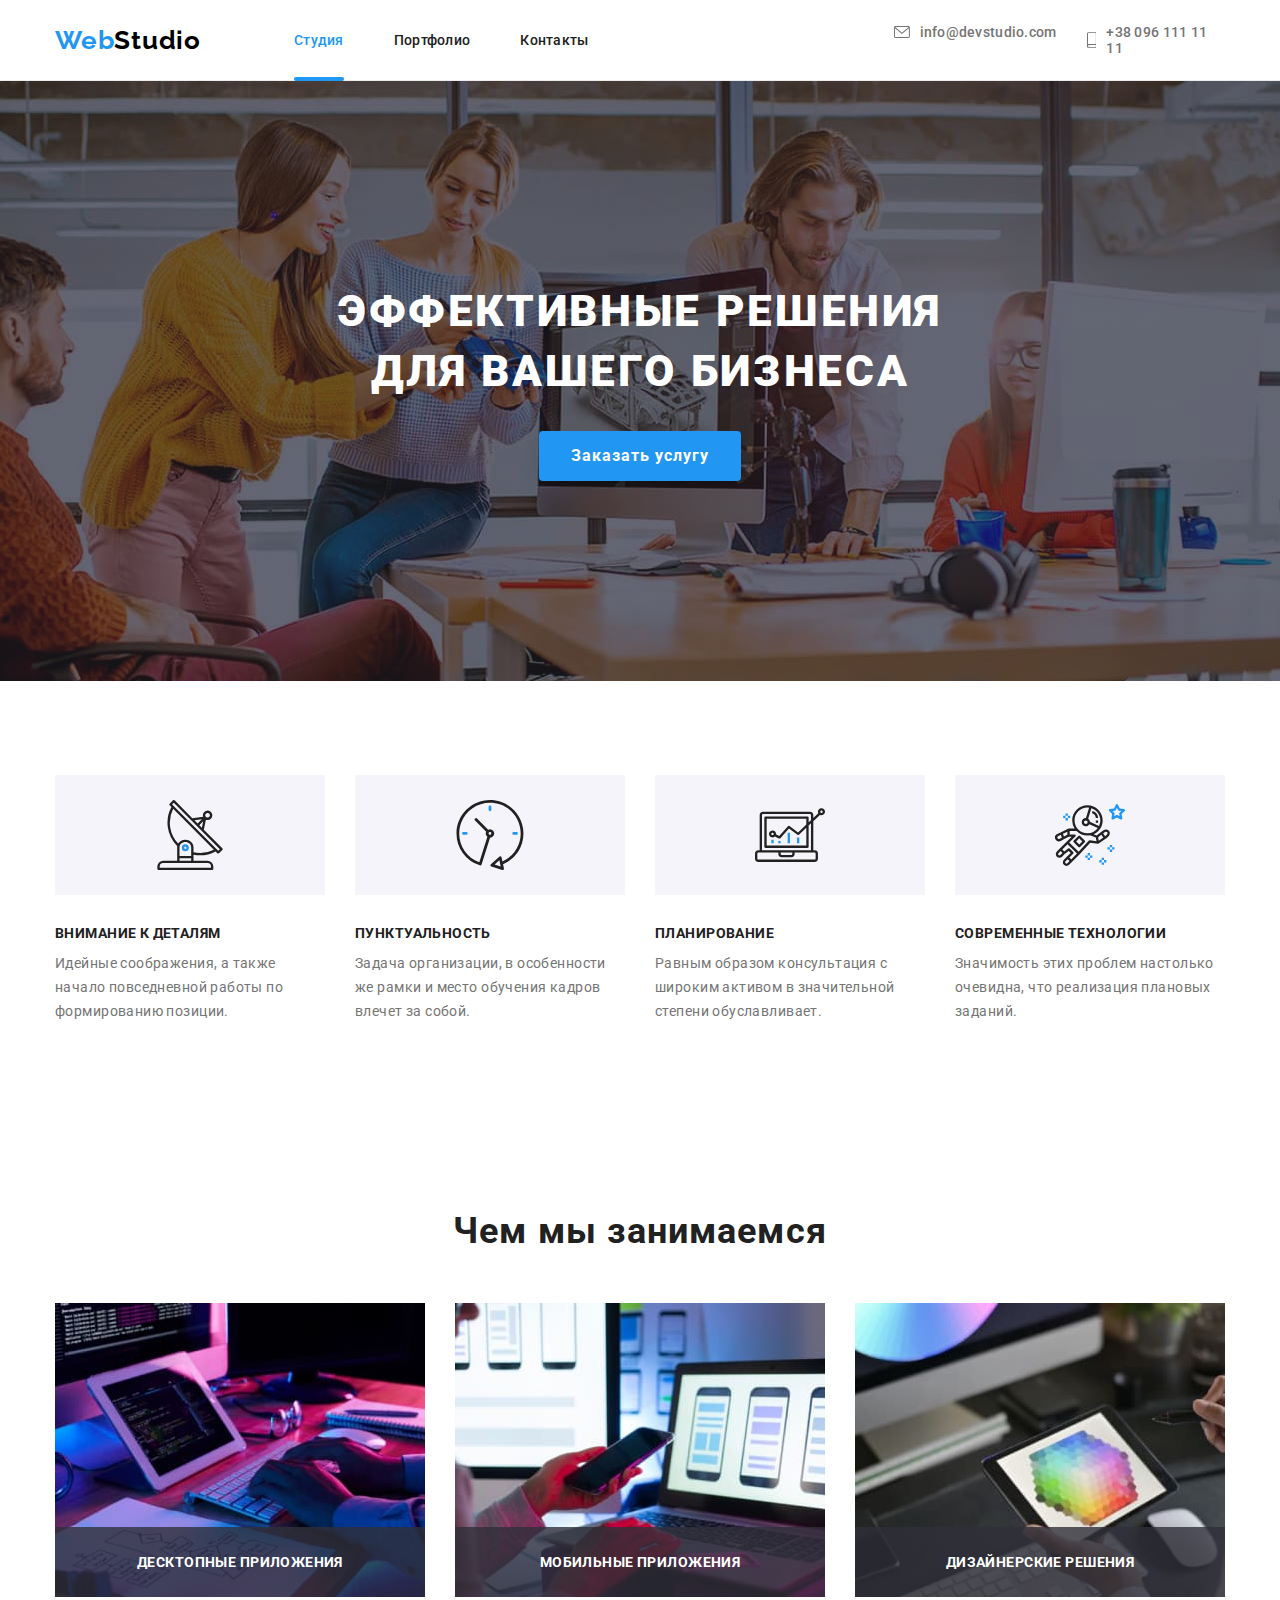
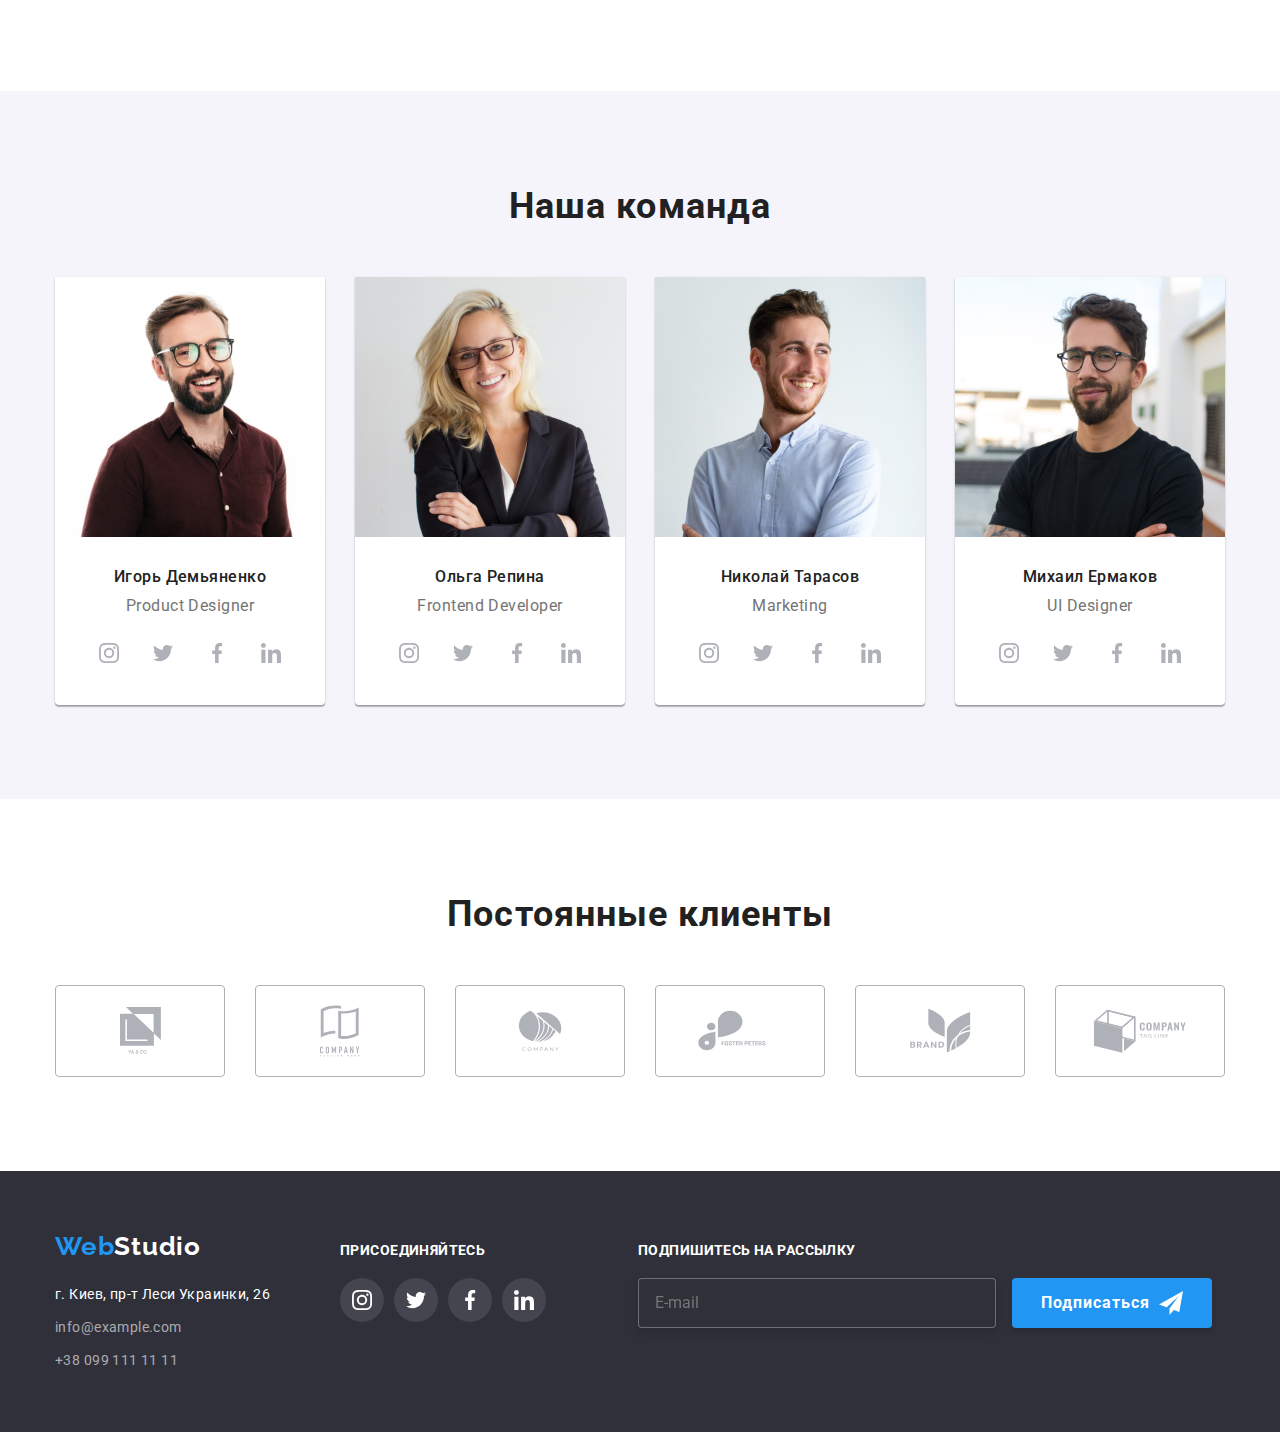
<file: index.html>
<!DOCTYPE html>
<html lang="ru">
<head>
    <meta charset="UTF-8">
    <meta http-equiv="X-UA-Compatible" content="IE=edge">
    <meta name="viewport" content="width=device-width, initial-scale=1.0">
    <title>Studio</title>
    <link rel="preconnect" href="https://fonts.gstatic.com">
    <link href="https://fonts.googleapis.com/css2?family=Raleway:wght@700&family=Roboto:wght@400;500;700;900&display=swap" rel="stylesheet">
    <link rel="stylesheet" href="https://cdnjs.cloudflare.com/ajax/libs/modern-normalize/1.0.0/modern-normalize.css" type="text/css">
    <link rel="stylesheet" href="./css/styles.css">
</head>
    <body class="body">
        <!--Шапка сайта-->
        <header class="header">
        <div class="header-div container">                 
            <a class="logo" href="/"><span class="logo-word-color">Web</span>Studio</a>
            <nav class="navigation">
                <ul class="list">
                    <li class="navigation-list">
                        <a class="nav-list-item link current" href="index.html">Студия</a></li>
                    <li class="navigation-list">
                        <a class="nav-list-item link" href="portfolio.html">Портфолио</a></li>
                    <li class="navigation-list">
                        <a class="nav-list-item link" href="">Контакты</a></li>
                </ul>
            </nav>
            <ul class="list " >
                <li class="header-contacts">
                    <a class="contact-links" href="mailto:info@devstudio.com">
                        <svg class="contacts-icons-top" width="16" height="12">
                            <use href="./images/icons.svg#mail"></use>
                        </svg>
                    info@devstudio.com
                    </a>
                </li>
                <li class="header-contacts">
                    <a class="contact-links" href="tel:+380961111111">
                        <svg class="contacts-icons-top" width="10" height="16">
                            <use href="./images/icons.svg#smartphone"></use>
                        </svg>
                    +38 096 111 11 11
                    </a>
                </li>
            </ul>
        </div>
        </header>
        <main>
            <!--Герой-->
            <section class="studio-h1-section hero" >
                <div class="container">
                <h1 class="main-title">Эффективные решения для вашего бизнеса</h1>
                <button data-modal-open class="button-studio" type="button">Заказать услугу</button>
                </div>
            </section>
            <!--Преимущества-->
            <section class="section">
                <div class="container">
                <ul class="list advanteges">
                    <li class="advanges-list-items">
                        <div class="advanges-list-items-icons">
                            <svg width="70" height="70">
                                <use href="./images/icons.svg#antenna"></use>
                            </svg>
                        </div>
                        <h3 class="advanteges-h3">Внимание к деталям</h3>
                        <p class="advanteges-paragraphs">Идейные соображения, а также начало повседневной работы по формированию позиции.</p>
                    </li>
                    <li class="advanges-list-items">
                        <div class="advanges-list-items-icons">
                            <svg width="70" height="70">
                                <use href="./images/icons.svg#clock"></use>
                            </svg>
                        </div>
                        <h3 class="advanteges-h3">Пунктуальность</h3>
                        <p class="advanteges-paragraphs">Задача организации, в особенности же рамки и место обучения кадров влечет за собой.</p>
                    </li>
                    <li class="advanges-list-items">
                        <div class="advanges-list-items-icons">
                            <svg width="70" height="70">
                                <use href="./images/icons.svg#diagram"></use>
                            </svg>
                        </div>
                        <h3 class="advanteges-h3">Планирование</h3>
                        <p class="advanteges-paragraphs">Равным образом консультация с широким активом в значительной степени обуславливает.</p>
                    </li>
                    <li class="advanges-list-items">
                        <div class="advanges-list-items-icons">
                            <svg width="70" height="70">
                                <use href="./images/icons.svg#astronaut"></use>
                            </svg>
                        </div>
                        <h3 class="advanteges-h3">Современные технологии</h3>
                        <p class="advanteges-paragraphs">Значимость этих проблем настолько очевидна, что реализация плановых заданий.</p>
                    </li>
                </ul>
                </div>
            </section>
            <!--Работа-->
            <section class="what-we-do section">
                <div class="container">
                <h2 class="what-we-do-h2">Чем мы занимаемся</h2>
                <ul class="list">
                    <li class="what-we-do-images">
                        <div class="what-we-do-img-div">
                            <img src="./images/img1.jpg" alt="Работа за компьютером" width="370" height="294" />
                            <div class="what-we-do-overlay">
                                <p class="what-we-do-overlay-text">Десктопные приложения</p>
                            </div>
                        </div>
                    </li>
                    <li class="what-we-do-images">
                        <div class="what-we-do-img-div">
                            <img src="./images/img2.jpg" alt="Телефон в руке" width="370" />
                            <div class="what-we-do-overlay">
                                <p class="what-we-do-overlay-text">Мобильные приложения</p>
                            </div>
                        </div>
                    </li>
                    <li class="what-we-do-images">
                        <div class="what-we-do-img-div">
                            <img src="./images/img3.jpg" alt="Планшет в руке" width="370" />
                            <div class="what-we-do-overlay">
                                <p class="what-we-do-overlay-text">Дизайнерские Решения</p>
                            </div>
                        </div>
                    </li>
                </ul>
                </div>
            </section>
            <!--Команда-->
            <section class="our-team section">
                <div class="container">
                <h2 class="our-team-h2">Наша команда</h2>
                <ul class="list">
                    <li class="team-list">
                        <img src="./images/img4.jpg" alt=":Igor Demyanenko" width="270" />
                        <div class="team-cards-text">
                        <h3 class="team-names">Игорь Демьяненко</h3>
                        <p class="team-paragraphs">Product Designer</p>
                        <ul class="list team-social-links-list">
                            <li class="team-social-links-icons">
                                <a class="team-social-icons-link" href="" target="_blank" rel="noopenerer noreferrer">
                                    <svg class="team-social-icons" width="20" height="20">
                                        <use href="./images/icons.svg#instagram"></use>
                                    </svg>
                                </a>
                            </li>
                            <li class="team-social-links-icons">
                                <a class="team-social-icons-link" href="" target="_blank" rel="noopenerer noreferrer">
                                    <svg class="team-social-icons" width="20" height="20">
                                        <use href="./images/icons.svg#twitter"></use>
                                    </svg>
                                </a>
                            </li>
                            <li class="team-social-links-icons">
                                <a class="team-social-icons-link" href="" target="_blank" rel="noopenerer noreferrer">
                                    <svg class="team-social-icons" width="20" height="20">
                                        <use href="./images/icons.svg#facebook"></use>
                                    </svg>
                                </a>
                            </li>
                            <li class="team-social-links-icons">
                                <a class="team-social-icons-link" href="" target="_blank" rel="noopenerer noreferrer">
                                    <svg class="team-social-icons" width="20" height="20">
                                        <use href="./images/icons.svg#linkedin"></use>
                                    </svg>
                                </a>
                            </li>
                        </ul>
                        </div>
                    </li>
                    <li class="team-list">
                        <img src="./images/img5.jpg" alt=":Olga Repina" width="270" />
                        <div class="team-cards-text">
                        <h3 class="team-names">Ольга Репина</h3>
                        <p class="team-paragraphs">Frontend Developer</p>
                        <ul class="list team-social-links-list">
                            <li class="team-social-links-icons">
                                <a class="team-social-icons-link" href="" target="_blank" rel="noopenerer noreferrer">
                                    <svg class="team-social-icons" width="20" height="20">
                                        <use href="./images/icons.svg#instagram"></use>
                                    </svg>
                                </a>
                            </li>
                            <li class="team-social-links-icons">
                                <a class="team-social-icons-link" href="" target="_blank" rel="noopenerer noreferrer">
                                    <svg class="team-social-icons" width="20" height="20">
                                        <use href="./images/icons.svg#twitter"></use>
                                    </svg>
                                </a>
                            </li>
                            <li class="team-social-links-icons">
                                <a class="team-social-icons-link" href="" target="_blank" rel="noopenerer noreferrer">
                                    <svg class="team-social-icons" width="20" height="20">
                                        <use href="./images/icons.svg#facebook"></use>
                                    </svg>
                                </a>
                            </li>
                            <li class="team-social-links-icons">
                                <a class="team-social-icons-link" href="" target="_blank" rel="noopenerer noreferrer">
                                    <svg class="team-social-icons" width="20" height="20">
                                        <use href="./images/icons.svg#linkedin"></use>
                                    </svg>
                                </a>
                            </li>
                        </ul>
                        </div>
                    </li>
                    <li class="team-list">
                        <img src="./images/img6.jpg" alt="Nikolai Taraov" width="270" />
                        <div class="team-cards-text">
                        <h3 class="team-names">Николай Тарасов</h3>
                        <p class="team-paragraphs">Marketing</p>
                        <ul class="list team-social-links-list">
                            <li class="team-social-links-icons">
                                <a class="team-social-icons-link" href="" target="_blank" rel="noopenerer noreferrer">
                                    <svg class="team-social-icons" width="20" height="20">
                                        <use href="./images/icons.svg#instagram"></use>
                                    </svg>
                                </a>
                            </li>
                            <li class="team-social-links-icons">
                                <a class="team-social-icons-link" href="" target="_blank" rel="noopenerer noreferrer">
                                    <svg class="team-social-icons" width="20" height="20">
                                        <use href="./images/icons.svg#twitter"></use>
                                    </svg>
                                </a>
                            </li>
                            <li class="team-social-links-icons">
                                <a class="team-social-icons-link" href="" target="_blank" rel="noopenerer noreferrer">
                                    <svg class="team-social-icons" width="20" height="20">
                                        <use href="./images/icons.svg#facebook"></use>
                                    </svg>
                                </a>
                            </li>
                            <li class="team-social-links-icons">
                                <a class="team-social-icons-link" href="" target="_blank" rel="noopenerer noreferrer">
                                    <svg class="team-social-icons" width="20" height="20">
                                        <use href="./images/icons.svg#linkedin"></use>
                                    </svg>
                                </a>
                            </li>
                        </ul>
                        </div>
                    </li>
                    <li class="team-list">
                        <img src="./images/img7.jpg" alt="Mikhail Iermakov" width="270" />
                        <div class="team-cards-text">
                        <h3 class="team-names">Михаил Ермаков</h3>
                        <p class="team-paragraphs">UI Designer</p>
                        <ul class="list team-social-links-list">
                            <li class="team-social-links-icons">
                                <a class="team-social-icons-link" href="" target="_blank" rel="noopenerer noreferrer">
                                    <svg class="team-social-icons" width="20" height="20">
                                        <use href="./images/icons.svg#instagram"></use>
                                    </svg>
                                </a>
                            </li>
                            <li class="team-social-links-icons">
                                <a class="team-social-icons-link" href="" target="_blank" rel="noopenerer noreferrer">
                                    <svg class="team-social-icons" width="20" height="20">
                                        <use href="./images/icons.svg#twitter"></use>
                                    </svg>
                                </a>
                            </li>
                            <li class="team-social-links-icons">
                                <a class="team-social-icons-link" href="" target="_blank" rel="noopenerer noreferrer">
                                    <svg class="team-social-icons" width="20" height="20">
                                        <use href="./images/icons.svg#facebook"></use>
                                    </svg>
                                </a>
                            </li>
                            <li class="team-social-links-icons">
                                <a class="team-social-icons-link" href="" target="_blank" rel="noopenerer noreferrer">
                                    <svg class="team-social-icons" width="20" height="20">
                                        <use href="./images/icons.svg#linkedin"></use>
                                    </svg>
                                </a>
                            </li>
                        </ul>
                        </div>
                    </li>
                </ul>
                </div>
            </section>
            <!--Клиенты-->
            <section class="section our-clients-section">
                <div class="container">
                <h2 class="our-clients-h2">Постоянные клиенты</h2>
                <ul class="list our-clients-list">
                    <li class="our-clients-list-item">
                        <a class="our-clients-links" href="" target="_blank" rel="noopener noreferrer">
                            <svg class="our-clients-icons" width="41" height="47">
                                <use href="./images/icons.svg#group-1"></use>
                            </svg>
                        </a>
                    </li>
                    <li class="our-clients-list-item">
                        <a class="our-clients-links" href=""  target="_blank" rel="noopener noreferrer">
                            <svg class="our-clients-icons" width="40" height="52">
                                <use href="./images/icons.svg#group-2"></use>
                            </svg>
                        </a>
                    </li>
                    <li class="our-clients-list-item">
                        <a class="our-clients-links" href=""  target="_blank" rel="noopener noreferrer">
                            <svg class="our-clients-icons" width="44" height="41">
                                <use href="./images/icons.svg#group-3"></use>
                            </svg>
                        </a>
                    </li>
                    <li class="our-clients-list-item">
                        <a class="our-clients-links" href=""  target="_blank" rel="noopener noreferrer">
                            <svg class="our-clients-icons" width="86" height="41">
                                <use href="./images/icons.svg#group-4"></use>
                            </svg>
                        </a>
                    </li>
                    <li class="our-clients-list-item">
                        <a class="our-clients-links" href=""  target="_blank" rel="noopener noreferrer">
                            <svg class="our-clients-icons" width="63" height="45">
                                <use href="./images/icons.svg#group-5"></use>
                            </svg>
                        </a>
                    </li>
                    <li class="our-clients-list-item">
                        <a class="our-clients-links" href=""  target="_blank" rel="noopener noreferrer">
                            <svg class="our-clients-icons" width="94" height="44">
                                <use href="./images/icons.svg#group-6"></use>
                            </svg>
                        </a>
                    </li>
                </ul>
                </div>
            </section>
        </main>
        <!--Футер-->
        <footer class="footer">
            <div class="container footer-container">
            <address>
                <div class="footer-adress-container">
                    <a class="logo" href="/"><span class="logo-word-color">Web</span>Studio</a>
                <ul class="footer-list">
                    <li class="footer-list-elemet">
                        <a class="map-link" href="https://goo.gl/maps/t6CX7T1XGi5ZjcM69" target="_blank"
                            rel="noopener noreferrer">
                            г. Киев, пр-т Леси Украинки, 26
                        </a>
                    </li>
                    <li class="footer-list-elemet"><a class="footer-contact-links" href="mailto:info@example.com">info@example.com</a></li>
                    <li class="footer-list-elemet"><a class="footer-contact-links" href="tel:+380991111111">+38 099 111 11 11</a></li>
                </ul>
                </div>
            </address>
                <div>
                <h3 class="footer-social-links-h3">Присоединяйтесь</h3>
                <ul class="list footer-social-list">
                    <li class="footer-social-list-item">
                        <a class="footer-social-links" href="" target="_blank" rel="noopener noreferrer">
                            <svg class="footer-social-icons" width="20" height="20">
                                <use href="./images/icons.svg#instagram"></use>
                            </svg>
                        </a>
                    </li>
                    <li class="footer-social-list-item">
                        <a class="footer-social-links" href="" target="_blank" rel="noopener noreferrer">
                            <svg class="footer-social-icons" width="20" height="20">
                                <use href="./images/icons.svg#twitter"></use>
                            </svg>
                        </a>
                    </li>
                    <li class="footer-social-list-item">
                        <a class="footer-social-links" href="" target="_blank" rel="noopener noreferrer">
                            <svg class="footer-social-icons" width="20" height="20">
                                <use href="./images/icons.svg#facebook"></use>
                            </svg>
                        </a>
                    </li>
                    <li class="footer-social-list-item">
                        <a class="footer-social-links" href="" target="_blank" rel="noopener noreferrer">
                            <svg class="footer-social-icons" width="20" height="20">
                                <use href="./images/icons.svg#linkedin"></use>
                            </svg>
                        </a>
                    </li>
                </ul>
                </div>
                <div class="subscribe">
                    <label class="footer-social-links-h3">Подпишитесь на рассылку</label>
                    <input  class="subscribe-input" name="subscribe" type="email" placeholder="E-mail">
                    <button class="button-subscribe" type="submit">Подписаться
                        <svg class="subscribe-icon" width="24" height="24">
                            <use href="./images/icons.svg#subscribe-icon"></use>
                        </svg>
                    </button>

                </div>
            
            </div>
        </footer>
        <!-- Модальное Окно-->
        <div class="backdrop is-hidden" data-modal>
            <div class="modal-window">
                <h4 class="modal-window-text">Оставьте свои данные, мы вам перезвоним</h4>
                <div class="modal-window-form-div">
                    <form class="modal-window-form" action="#">
                        <label class="form-labes" for="name">Имя</label>
                            <div class="form-field">
                            <input class="form-input" name="name" type="text" id="name">
                                <svg class="modal-icon" width="12" height="12">
                                    <use href="./images/icons.svg#modal-name"></use>
                                </svg>
                            </div> 
                        <label class="form-labes" for="tel">Телефон</label>
                            <div class="form-field">
                            <input class="form-input" name="phone" type="tel" id="tel">
                                <svg class="modal-icon" width="13" height="13">
                                    <use href="./images/icons.svg#modal-tel"></use>
                                </svg>
                            </div> 
                        <label class="form-labes" for="mail">Почта</label>
                            <div class="form-field">
                            <input class="form-input" name="mail" type="email" id="mail">
                                <svg class="modal-icon" width="15" height="12">
                                    <use href="./images/icons.svg#modal-mail"></use>
                                </svg>
                            </div>
                        <div class="form-field">
                            <label class="form-labes" for="comments">Комментарий</label>
                            <textarea class="text-area" name="comments" id="comments" rows="10" placeholder="Введите текст"></textarea>
                        </div>
                        <div class="check-box-div">
                            <label class="check-box" for="checkbox">
                                <input class="input-check-box" type="checkbox" name="accept" id="checkbox" >
                                    <span class="custom-checkbox">
                                        <svg class="checkbox-icon" width="16" height="15">
                                            <use href="./images/icons.svg#checkbox-icon"></use>
                                        </svg>
                                    </span>
                                Соглашаюсь с рассылкой и принимаю 
                                <a class="modal-window-link" href=""> Условия договора</a>
                            </label>
                        </div>
                        <button class="button-submit" type="submit">Отправить</button>
                    </form>
                </div>
                <button data-modal-close class="button-close-modal" type="button">
                    <svg class="modal-close-icon" width="11" height="11">
                        <use href="./images/icons.svg#close-button"></use>
                    </svg>
                </button>
            </div>
        </div>
        <script src="./js/modal.js"></script>
    </body>
</html>
</file>
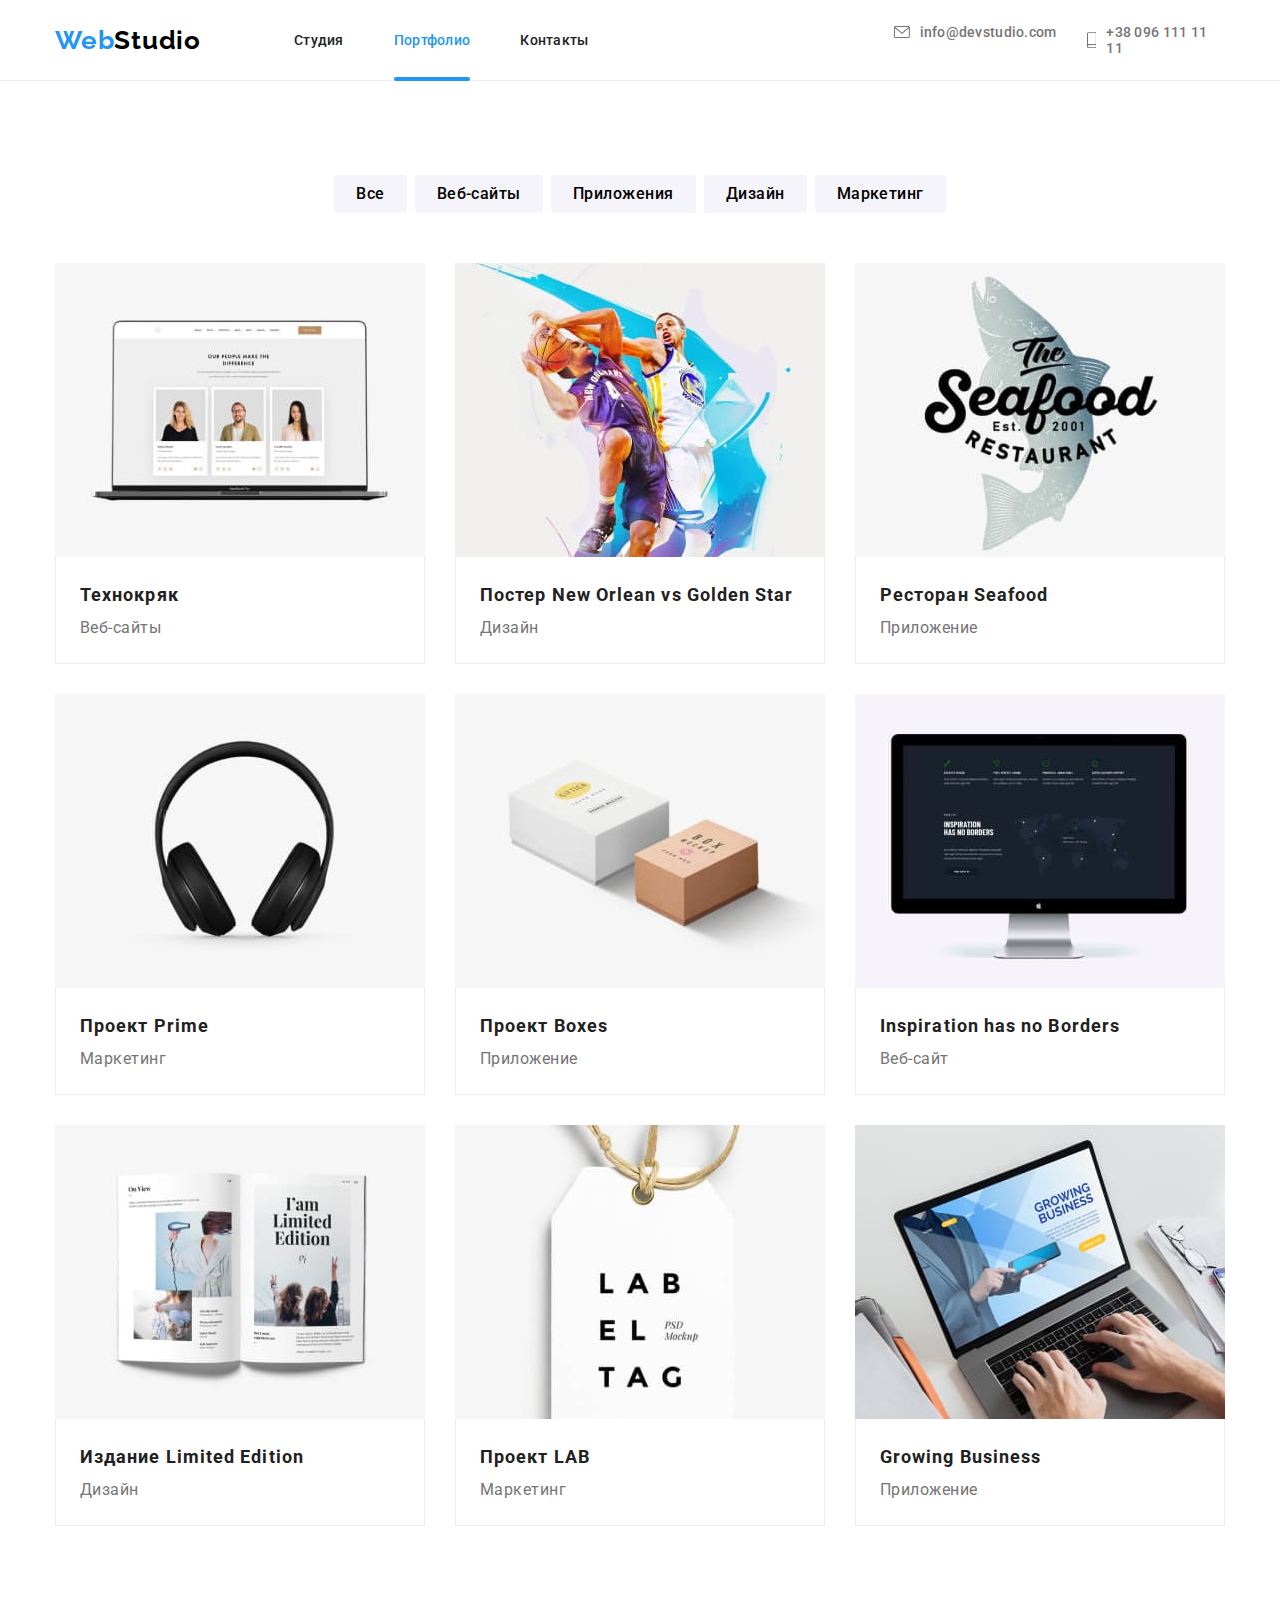
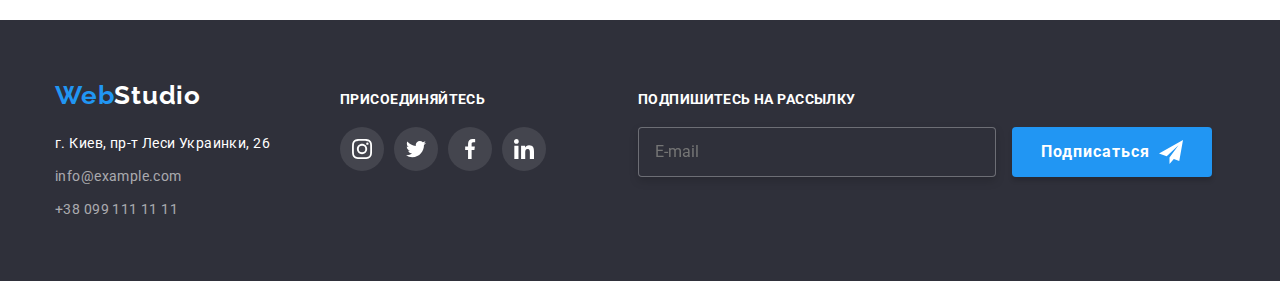
<file: portfolio.html>
<!DOCTYPE html>
<html lang="ru">
<head>
    <meta charset="UTF-8">
    <meta http-equiv="X-UA-Compatible" content="IE=edge">
    <meta name="viewport" content="width=device-width, initial-scale=1.0">
    <title>Portfolio</title>
    <link rel="preconnect" href="https://fonts.gstatic.com">
    <link href="https://fonts.googleapis.com/css2?family=Raleway:wght@700&family=Roboto:wght@400;500;700;900&display=swap" rel="stylesheet">
    <link rel="stylesheet" href=" https://cdnjs.cloudflare.com/ajax/libs/modern-normalize/1.0.0/modern-normalize.css" type="text/css">
    <link rel="stylesheet" href="./css/styles.css"> 
</head>
    <body class="body">
        <!--Шапка сайта-->
        <header class="header">
            <div class="header-div container">
                <a class="logo" href="/"><span class="logo-word-color">Web</span>Studio</a>
                <nav class="navigation">
                    <ul class="list">
                        <li class="navigation-list"><a class="nav-list-item link" href="index.html">Студия</a></li>
                        <li class="navigation-list"><a class="nav-list-item link current" href="portfolio.html">Портфолио</a></li>
                        <li class="navigation-list"><a class="nav-list-item link" href="">Контакты</a></li>
                    </ul>
                </nav>
                <ul class="list">
                    <li class="header-contacts">
                        <a class="contact-links" href="mailto:info@devstudio.com">
                            <svg class="contacts-icons-top" width="16" height="12">
                                <use href="./images/icons.svg#mail"></use>
                            </svg>
                            info@devstudio.com
                        </a>
                    </li>
                    <li class="header-contacts">
                        <a class="contact-links" href="tel:+380961111111">
                            <svg class="contacts-icons-top" width="10" height="16">
                                <use href="./images/icons.svg#smartphone"></use>
                            </svg>
                            +38 096 111 11 11
                        </a>
                    </li>
                </ul>
            </div>
        </header>
        <main>
            <!--Кнопки-->
            <section class="section">
                <div class="container">
                <h2 hidden>Фильтр</h2>
                <ul class="list portfolio-buttons-list">
                    <li class="filter-buttons"><button class="button-portfolio" type="button">Все</button></li>
                    <li class="filter-buttons"><button class="button-portfolio" type="button">Веб-сайты</button></li>
                    <li class="filter-buttons"><button class="button-portfolio" type="button">Приложения</button></li>
                    <li class="filter-buttons"><button class="button-portfolio" type="button">Дизайн</button></li>
                    <li class="filter-buttons"><button class="button-portfolio" type="button">Маркетинг</button></li>
                </ul>
                <h2 hidden>Примеры</h2>
                <ul class="list examples">
                    <li class="examples-list-elements" >
                        <div class="portfolio-overflow">
                            <img src="./images/img8.jpg" alt=":ноутбук" width="370" />
                            <div class="portfolio-overflow-hidden">
                                <p class="portfolio-overflow-text">Технокряк это современная площадка распространения коронавируса. Компании используют эту платформу для цифрового
                                шпионажа и атак на защищённые сервера конкурентов.</p>
                            </div>
                        </div>
                        <div class="examples-list-atributes">
                        <h3 class="examples-h3">Технокряк</h3>
                        <p class="examples-p">Веб-сайты</p>
                        </div>
                    </li>
                    <li class="examples-list-elements">
                        <div class="portfolio-overflow">
                            <img src="./images/img9.jpg" alt=":два баскетболиста" width="370" />
                            <div class="portfolio-overflow-hidden">
                                <p class="portfolio-overflow-text">Технокряк это современная площадка распространения коронавируса. Компании
                                    используют эту платформу для цифрового
                                    шпионажа и атак на защищённые сервера конкурентов.</p>
                            </div>
                        </div>
                        <div class="examples-list-atributes">
                        <h3 class="examples-h3">Постер New Orlean vs Golden Star</h3>
                        <p class="examples-p">Дизайн</p>
                        </div>
                    </li>
                    <li class="examples-list-elements">
                        <div class="portfolio-overflow">
                            <img src="./images/img10.jpg" alt="логотип ресторана" width="370" />
                            <div class="portfolio-overflow-hidden">
                                <p class="portfolio-overflow-text">Технокряк это современная площадка распространения коронавируса. Компании
                                    используют эту платформу для цифрового
                                    шпионажа и атак на защищённые сервера конкурентов.</p>
                            </div>
                        </div>
                        <div class="examples-list-atributes">
                        <h3 class="examples-h3">Ресторан Seafood</h3>
                        <p class="examples-p">Приложение</p>
                        </div>
                    </li>
                    <li class="examples-list-elements">
                        <div class="portfolio-overflow">
                            <img src="./images/img11.jpg" alt=":наушники " width="370" />
                            <div class="portfolio-overflow-hidden">
                                <p class="portfolio-overflow-text">Технокряк это современная площадка распространения коронавируса. Компании
                                    используют эту платформу для цифрового
                                    шпионажа и атак на защищённые сервера конкурентов.</p>
                            </div>
                        </div>
                        <div class="examples-list-atributes">
                        <h3 class="examples-h3">Проект Prime</h3>
                        <p class="examples-p">Маркетинг</p>
                        </div>
                    </li>
                    <li class="examples-list-elements">
                        <div class="portfolio-overflow">
                            <img src="./images/img12.jpg" alt=":две коробки" width="370" />
                            <div class="portfolio-overflow-hidden">
                                <p class="portfolio-overflow-text">Технокряк это современная площадка распространения коронавируса. Компании
                                    используют эту платформу для цифрового
                                    шпионажа и атак на защищённые сервера конкурентов.</p>
                            </div>
                        </div>
                        <div class="examples-list-atributes">
                        <h3 class="examples-h3">Проект Boxes</h3>
                        <p class="examples-p">Приложение</p>
                        </div>
                    </li>
                    <li class="examples-list-elements">
                        <div class="portfolio-overflow">
                            <img src="./images/img13.jpg" alt="монитор" width="370" />
                            <div class="portfolio-overflow-hidden">
                                <p class="portfolio-overflow-text">Технокряк это современная площадка распространения коронавируса. Компании
                                    используют эту платформу для цифрового
                                    шпионажа и атак на защищённые сервера конкурентов.</p>
                            </div>
                        </div>
                        <div class="examples-list-atributes">
                        <h3 class="examples-h3">Inspiration has no Borders</h3>
                        <p class="examples-p">Веб-сайт</p>
                        </div>
                    </li>
                    <li class="examples-list-elements">
                        <div class="portfolio-overflow">
                            <img src="./images/img14.jpg" alt=":открытая книга с изображениями" width="370" />
                            <div class="portfolio-overflow-hidden">
                                <p class="portfolio-overflow-text">Технокряк это современная площадка распространения коронавируса. Компании
                                    используют эту платформу для цифрового
                                    шпионажа и атак на защищённые сервера конкурентов.</p>
                            </div>
                        </div>
                        <div class="examples-list-atributes">
                        <h3 class="examples-h3">Издание Limited Edition</h3>
                        <p class="examples-p">Дизайн</p>
                        </div>
                    </li>
                    <li class="examples-list-elements">
                        <div class="portfolio-overflow">
                        <img src="./images/img15.jpg" alt=":бирка" width="370" />
                            <div class="portfolio-overflow-hidden">
                                <p class="portfolio-overflow-text">Технокряк это современная площадка распространения коронавируса. Компании
                                    используют эту платформу для цифрового
                                    шпионажа и атак на защищённые сервера конкурентов.</p>
                            </div>
                        </div>
                        <div class="examples-list-atributes">
                        <h3 class="examples-h3">Проект LAB</h3>
                        <p class="examples-p">Маркетинг</p>
                        </div>
                    </li>
                    <li class="examples-list-elements">
                        <div class="portfolio-overflow">
                        <img src="./images/img16.jpg" alt="руки на клавиатуре ноутбука" width="370" />
                            <div class="portfolio-overflow-hidden">
                                <p class="portfolio-overflow-text">Технокряк это современная площадка распространения коронавируса. Компании
                                    используют эту платформу для цифрового
                                    шпионажа и атак на защищённые сервера конкурентов.</p>
                            </div>
                        </div>
                        <div class="examples-list-atributes">
                        <h3 class="examples-h3">Growing Business</h3>
                        <p class="examples-p">Приложение</p>
                        </div>
                    </li>
                </ul>
                </div>
            </section>
        </main>
        <!--Футер-->
        <footer class="footer">
            <div class="container footer-container">
                <address>
                    <div class="footer-adress-container">
                        <a class="logo" href="/"><span class="logo-word-color">Web</span>Studio</a>
                        <ul class="footer-list">
                            <li class="footer-list-elemet">
                                <a class="map-link" href="https://goo.gl/maps/t6CX7T1XGi5ZjcM69" target="_blank"
                                    rel="noopener noreferrer">
                                    г. Киев, пр-т Леси Украинки, 26
                                </a>
                            </li>
                            <li class="footer-list-elemet"><a class="footer-contact-links"
                                    href="mailto:info@example.com">info@example.com</a></li>
                            <li class="footer-list-elemet"><a class="footer-contact-links" href="tel:+380991111111">+38 099 111
                                    11 11</a></li>
                        </ul>
                    </div>
                </address>
                <div>
                    <h3 class="footer-social-links-h3">Присоединяйтесь</h3>
                    <ul class="list footer-social-list">
                        <li class="footer-social-list-item">
                            <a class="footer-social-links" href="" target="_blank" rel="noopener noreferrer">
                                <svg class="footer-social-icons" width="20" height="20">
                                    <use href="./images/icons.svg#instagram"></use>
                                </svg>
                            </a>
                        </li>
                        <li class="footer-social-list-item">
                            <a class="footer-social-links" href="" target="_blank" rel="noopener noreferrer">
                                <svg class="footer-social-icons" width="20" height="20">
                                    <use href="./images/icons.svg#twitter"></use>
                                </svg>
                            </a>
                        </li>
                        <li class="footer-social-list-item">
                            <a class="footer-social-links" href="" target="_blank" rel="noopener noreferrer">
                                <svg class="footer-social-icons" width="20" height="20">
                                    <use href="./images/icons.svg#facebook"></use>
                                </svg>
                            </a>
                        </li>
                        <li class="footer-social-list-item">
                            <a class="footer-social-links" href="" target="_blank" rel="noopener noreferrer">
                                <svg class="footer-social-icons" width="20" height="20">
                                    <use href="./images/icons.svg#linkedin"></use>
                                </svg>
                            </a>
                        </li>
                    </ul>
                </div>
                <div class="subscribe">
                    <label class="footer-social-links-h3">Подпишитесь на рассылку</label>
                    <input class="subscribe-input" name="subscribe" type="email" placeholder="E-mail">
                    <button class="button-subscribe" type="submit">Подписаться
                        <svg class="subscribe-icon" width="24" height="24">
                            <use href="./images/icons.svg#subscribe-icon"></use>
                        </svg>
                    </button>
        
                </div>
        
            </div>
        </footer>
        
        </body>
        
        </html>
</file>
<file: css/styles.css>
:root {
  --footerlogo-collor: #ffffff;
  --main-text: Roboto;
  --logo-text: Raleway;
  --paragraphs-color: #757575;
  --background-color: #2f303a;
  --maintext-color: #212121;
  --hoverandfocus-color: #2196f3;
  --maintitle-color: #ffffff;
  --logoblueword-color: #2196f3;
  --currentpage-color: #2196f3;
  --footerbutton-color: #2196f3;
  --buttonsBG-color: #f5f4fa;
  --buttonwhitewords-color: #ffffff;
  --navigationborder-color: #ececec;
  --itemsmargin: 30px;
  --bottommarginelements: 50px;
  --backgroundwhite-color: #ffffff;
  --ourteambackground-color: #f5f4fa;
  --griditem: 3;
  --margincard: 30px;
  --porfolioborders: #eeeeee;
  --backgroundgradient-color: rgba(47, 48, 58, 0.4);
  --iconstop-color: #757575;
  --svgicons-color: #afb1b8;
  --focusicons-color: #ffffff;
  --clientsborder-color: #afb1b8;
  --clientsicon-color: #afb1b8;
  --footerh3text-color: #ffffff;
  --footersociallinks-color: #ffffff;
  --transformation: 250ms cubic-bezier(0.4, 0, 0.2, 1);
  --overlaytext0color: #ffffff;
  --modalwindowbg-color: #ffffff;
  --modalicons-color: #212121;
}
h1,
h2,
h3,
h4,
h5,
h6,
p {
  margin: 0px;
}
img {
  display: block;
  max-width: 100%;
  height: auto;
}

.container {
  width: 1200px;
  padding-left: 15px;
  padding-right: 15px;
  margin-left: auto;
  margin-right: auto;
}

.header-div {
  display: flex;
  align-items: center;
}

.header {
  border-bottom: 1px, solid, var(--navigationborder-color);
  background-color: var(--backgroundwhite-color);
  border-bottom: 1px solid var(--navigationborder-color);
}

.main-title {
  font-weight: 900;
  font-size: 44px;
  line-height: 60px;
  text-align: center;
  letter-spacing: 0.06em;
  text-transform: uppercase;
  color: var(--maintitle-color);
  max-width: 696px;
  margin-left: auto;
  margin-right: auto;
}

.studio-h1-section {
  background: var(--background-color);
  text-align: center;
  padding-top: 200px;
  padding-bottom: 280px;
}

.hero {
  max-width: 1600px;
  height: 600px;
  margin-left: auto;
  margin-right: auto;
  background-image: linear-gradient(
      var(--backgroundgradient-color),
      var(--backgroundgradient-color)
    ),
    url("../images/backgraund.jpg");
  background-repeat: no-repeat;
  background-position: center;
  background-size: cover;
}

.advanteges .advanges-list-items {
  flex-basis: calc((100% - 3 * var(--itemsmargin)) / 4);
}

.advanges-list-items:not(:last-child) {
  margin-right: var(--itemsmargin);
}

.advanteges-h3 {
  font-weight: bold;
  font-size: 14px;
  line-height: 16px;
  letter-spacing: 0.03em;
  text-transform: uppercase;
  color: var(--maintext-color);
  margin-bottom: 10px;
}

.advanges-list-items-icons {
  display: flex;
  height: 120px;
  background-color: var(--buttonsBG-color);
  margin-bottom: 30px;
  align-items: center;
  justify-content: center;
}

.advanteges-paragraphs {
  font-size: 14px;
  line-height: 24px;
  letter-spacing: 0.03em;
  color: var(--paragraphs-color);
}

.team-paragraphs {
  font-size: 16px;
  line-height: 19px;
  letter-spacing: 0.03em;
  color: var(--paragraphs-color);
  margin-top: 10px;
}

.team-cards-text {
  padding: 30px 32px;
  text-align: center;
}

.footer {
  background: var(--background-color);
  padding-top: 60px;
  padding-bottom: 60px;
}

.map-link {
  color: var(--footerlogo-collor);
  font-family: Roboto;
  font-style: normal;
  text-decoration: none;
  font-weight: normal;
  font-size: 14px;
  line-height: 24px;
  letter-spacing: 0.03em;
  transition: var(--transformation);
}

.map-link:focus,
.map-link:hover {
  color: var(--hoverandfocus-color);
}

body {
  font-family: Roboto, sans-serif;
  color: var(--maintext-color);
}

.logo {
  font-family: var(--logo-text);
  font-style: normal;
  font-weight: bold;
  font-size: 26px;
  line-height: 31px;
  letter-spacing: 0.03em;
  color: black;
  text-decoration: none;
  margin-right: 93px;
}

.logo-word-color {
  color: var(--logoblueword-color);
}

.link {
  color: var(--maintext-color);
}

.list {
  list-style: none;
  display: flex;
  padding: 0px;
  margin: 0px;
}

.footer-list {
  list-style-type: none;
  padding-left: 0px;
  margin-top: 20px;
  margin-bottom: 0px;
}

.footer-list-elemet:not(:last-child) {
  margin-bottom: 9px;
}

.footer-social-links-h3 {
  font-family: Roboto;
  font-style: normal;
  font-weight: bold;
  font-size: 14px;
  line-height: 16px;
  letter-spacing: 0.03em;
  text-transform: uppercase;
  color: var(--footerh3text-color);
  margin-bottom: 20px;
}

.footer-social-list {
  display: inline-flex;
}

.footer-social-list-item:not(:last-child) {
  margin-right: 10px;
}

.footer-social-links {
  display: flex;
  align-items: center;
  justify-content: center;
  width: 44px;
  height: 44px;
  border-radius: 50%;
  background: rgba(255, 255, 255, 0.1);
  transition: var(--transformation);
}

.footer-social-icons {
  fill: var(--footersociallinks-color);
}

.footer-social-links:hover,
.footer-social-links:focus {
  background-color: var(--hoverandfocus-color);
}

.footer-container {
  display: flex;
  align-items: baseline;
}

.footer-adress-container {
  margin-right: 70px;
}

.subscribe {
  margin-left: 92px;
}
.subscribe .footer-social-links-h3 {
  display: block;
}

.button-subscribe {
  display: inline-flex;
  align-items: center;
  justify-content: space-between;
  margin-left: 12px;
  min-width: 200px;
  padding: 10px 29px;
  background-color: var(--footerbutton-color);
  font-weight: bold;
  font-size: 16px;
  line-height: 30px;
  letter-spacing: 0.06em;
  color: var(--buttonwhitewords-color);
  border: none;
  box-shadow: 0px 4px 4px rgba(0, 0, 0, 0.15);
  border-radius: 4px;
  cursor: pointer;
}

.subscribe-input {
  padding: 15px 16px;
  width: 358px;
  height: 50px;
  background-color: var(--background-color);
  border: 1px solid rgba(255, 255, 255, 0.3);
  box-sizing: border-box;
  filter: drop-shadow(0px 4px 4px rgba(0, 0, 0, 0.15));
  border-radius: 4px;
  outline: none;
  color: var(--buttonwhitewords-color);
}

.list .navigation-list {
  font-weight: 500;
  font-size: 14px;
  line-height: 16px;
  letter-spacing: 0.02em;
  color: var(--maintext-color);
}

.navigation {
  display: flex;
}

.navigation-list {
  margin: auto;
}

.nav-list-item {
  display: inline-block;
  transition: var(--transformation);
  position: relative;
  padding-top: 32px;
  padding-bottom: 32px;
}

.header-contacts:hover,
.header-contacts:focus {
  color: var(--hoverandfocus-color);
}

.list .navigation-list:not(:last-child) {
  margin-right: 50px;
}
.list .header-contacts:not(:last-child) {
  margin-right: 30px;
}

.navigation .list {
  margin-right: 305px;
  /* padding: 32px 0px; */
}

.current {
  color: var(--currentpage-color);
}

.current::after {
  content: "";
  display: block;
  height: 4px;
  width: 100%;
  border-radius: 2px;
  background-color: var(--hoverandfocus-color);
  position: absolute;
  bottom: 0px;
  transform: translateY(1px);
}

.button {
  font-family: var(--main-text);
  cursor: pointer;
  color: var(--maintext-color);
  background-color: var(--buttonsBG-color);
  font-weight: 500;
  font-size: 16px;
  line-height: 26px;
  text-align: center;
  letter-spacing: 0.03em;
}

.button-studio {
  font-weight: 700;
  font-size: 16px;
  padding: 10px 32px;
  line-height: 30px;
  letter-spacing: 0.06em;
  color: var(--buttonwhitewords-color);
  background-color: var(--logoblueword-color);
  cursor: pointer;
  min-width: 200px;
  border-radius: 4px;
  box-shadow: 0px 4px 4px rgba(0, 0, 0, 0.15);
  border-style: unset;
  margin-top: var(--itemsmargin);
}

.button-portfolio {
  font-weight: 500;
  font-size: 16px;
  line-height: 26px;
  text-align: center;
  letter-spacing: 0.03em;
  background: var(--buttonsBG-color);
  border-radius: 4px;
  border-style: unset;
  padding: 6px 22px;
  transition: var(--transformation);
}

.button-portfolio:hover,
.button-portfolio:focus {
  color: var(--buttonwhitewords-color);
  background-color: var(--hoverandfocus-color);
  cursor: pointer;
  box-shadow: 0px 3px 1px rgba(0, 0, 0, 0.1), 0px 1px 2px rgba(0, 0, 0, 0.08),
    0px 2px 2px rgba(0, 0, 0, 0.12);
}

.portfolio-buttons-list {
  justify-content: center;
  padding-bottom: 16px;
  margin-bottom: 4px;
}

.filter-buttons {
  border-radius: 4px;
  border-style: unset;
  background-color: var(--buttonsBG-color);
}

.filter-buttons:not(:last-child) {
  margin-right: 8px;
}

.button:hover,
.button:focus {
  color: var(--buttonwhitewords-color);
  background-color: var(--hoverandfocus-color);
}

.what-we-do-h2 {
  font-weight: bold;
  font-size: 36px;
  line-height: 1.16;
  text-align: center;
  letter-spacing: 0.03em;
  color: var(--maintext-color);
  margin-bottom: var(--bottommarginelements);
}

.what-we-do-img-div {
  position: relative;
}

.what-we-do-overlay {
  position: absolute;
  display: inline-flex;
  align-items: center;
  width: 100%;
  height: 70px;
  background: rgba(47, 48, 58, 0.8);
  bottom: 0px;
}

.what-we-do-overlay-text {
  font-weight: bold;
  font-size: 14px;
  line-height: 16px;
  text-align: center;
  letter-spacing: 0.03em;
  text-transform: uppercase;
  color: var(--overlaytext0color);
  margin-right: auto;
  margin-left: auto;
}

.what-we-do-images:not(:last-child) {
  margin-right: var(--itemsmargin);
}

.contact-links {
  display: flex;
  align-items: center;
  font-weight: 500;
  font-size: 14px;
  line-height: 16px;
  letter-spacing: 0.02em;
  color: var(--paragraphs-color);
  list-style-type: none;
  transition: var(--transformation);
}

.footer-contact-links {
  font-style: normal;
  font-weight: normal;
  font-size: 14px;
  line-height: 24px;
  letter-spacing: 0.03em;
  color: rgba(255, 255, 255, 0.6);
  text-decoration: none;
  list-style-type: none;
  transition: var(--transformation);
}

.link,
.contact-links {
  text-decoration: none;
}

.link:hover,
.link:focus {
  color: var(--hoverandfocus-color);
}

.contact-links:focus,
.contact-links:hover,
.footer-contact-links:hover,
.footer-contact-links:focus {
  color: var(--hoverandfocus-color);
}

.contact-links:hover .contacts-icons-top,
.contact-links:focus .contacts-icons-top {
  fill: var(--hoverandfocus-color);
}
.contacts-icons-top {
  fill: var(--iconstop-color);
  margin-right: 10px;
  font-size: 20px;
  transition: var(--transformation);
}

.examples-h3 {
  font-weight: bold;
  font-size: 18px;
  line-height: 36px;
  letter-spacing: 0.06em;
}
.examples-p {
  font-weight: normal;
  font-size: 16px;
  line-height: 30px;
  letter-spacing: 0.03em;
  color: var(--paragraphs-color);
}

.footer .logo {
  color: var(--footerlogo-collor);
  margin-top: 60px;
  margin-right: 0px;
}

.our-team-h2 {
  font-weight: bold;
  font-size: 36px;
  line-height: 42px;
  text-align: center;
  letter-spacing: 0.03em;
  color: var(--maintext-color);
  margin-bottom: var(--bottommarginelements);
}

.our-team {
  background-color: var(--ourteambackground-color);
}

.team-names {
  font-weight: 500;
  font-size: 16px;
  line-height: 19px;
  text-align: center;
  letter-spacing: 0.03em;
  color: var(--maintext-color);
}

.team-list:not(:last-child) {
  margin-right: var(--itemsmargin);
}

.team-list {
  background-color: var(--maintitle-color);
  text-align: center;
  box-shadow: 0px 1px 3px rgba(0, 0, 0, 0.12), 0px 1px 1px rgba(0, 0, 0, 0.14),
    0px 2px 1px rgba(0, 0, 0, 0.2);
  border-radius: 0px 0px 4px 4px;
}

.team-social-links-list {
  margin-top: 16px;
  justify-content: center;
}

.team-social-icons {
  fill: var(--svgicons-color);
  transition: var(--transformation);
}

.team-social-icons-link {
  display: flex;
  width: 44px;
  height: 44px;
  justify-content: center;
  align-items: center;
  border-radius: 50%;
  transition: var(--transformation);
}

.team-social-icons-link:hover,
.team-social-icons-link:focus {
  border-radius: 50%;
  background-color: var(--hoverandfocus-color);
}

.team-social-icons-link:hover .team-social-icons,
.team-social-icons-link:focus .team-social-icons {
  fill: var(--focusicons-color);
}

.team-social-links-icons:not(:last-child) {
  margin-right: 10px;
}

.section {
  padding-top: 94px;
  padding-bottom: 94px;
}

.our-clients-h2 {
  font-weight: bold;
  font-size: 36px;
  line-height: 42px;
  text-align: center;
  letter-spacing: 0.03em;
  color: var(--maintext-color);
  text-align: center;
}

.our-clients-list {
  display: flex;
  justify-content: center;
  align-items: center;
  margin-top: 50px;
}

.our-clients-list-item:not(:last-child) {
  margin-right: 30px;
}

.our-clients-links {
  display: flex;
  justify-content: center;
  align-items: center;
  border: 1px;
  border-style: solid;
  border-radius: 4px;
  border-color: var(--clientsborder-color);
  width: 170px;
  height: 92px;
  transition: var(--transformation);
}

.our-clients-icons {
  fill: var(--clientsicon-color);
  transition: var(--transformation);
}

.our-clients-links:hover,
.our-clients-links:focus {
  border-color: var(--hoverandfocus-color);
}

.our-clients-links:hover .our-clients-icons,
.our-clients-links:focus .our-clients-icons {
  fill: var(--hoverandfocus-color);
}

.examples-list-elements {
  margin-left: var(--margincard);
  margin-top: var(--margincard);
  flex-basis: calc((100% - 3 * var(--margincard)) / 3);
  transition: var(--transformation);
}

.examples-list-elements:hover,
.examples-list-elements:focus {
  box-shadow: 0px 1px 1px rgba(0, 0, 0, 0.12), 0px 4px 4px rgba(0, 0, 0, 0.06),
    1px 4px 6px rgba(0, 0, 0, 0.16);
  cursor: pointer;
}

.examples {
  display: flex;
  flex-wrap: wrap;
  margin-left: calc(-1 * var(--margincard));
}

.examples-list-atributes {
  padding: 20px 24px;
  border-right: 1px solid var(--porfolioborders);
  border-bottom: 1px solid var(--porfolioborders);
  border-left: 1px solid var(--porfolioborders);
}

.portfolio-overflow-text {
  font-weight: normal;
  font-size: 18px;
  line-height: 28px;
  letter-spacing: 0.03em;
  color: var(--overlaytext0color);
}

.portfolio-overflow {
  position: relative;
  overflow: hidden;
}

.portfolio-overflow-hidden {
  position: absolute;
  width: 100%;
  height: 100%;
  background: rgba(33, 150, 243, 0.9);
  bottom: 0px;
  padding: 63px 24px;
  /* opacity: 0; */
  transform: translateY(100%);
  transition: var(--transformation);
}

.examples-list-elements:focus .portfolio-overflow-hidden,
.examples-list-elements:hover .portfolio-overflow-hidden {
  transform: translateY(0);
}

.backdrop {
  position: fixed;
  top: 0;
  left: 0;
  width: 100%;
  height: 100%;
  background-color: rgba(0, 0, 0, 0.2);
  transition: var(--transformation);
}

.backdrop.is-hidden {
  visibility: hidden;
  opacity: 0;
  pointer-events: none;
  transition: var(--transformation);
}

.backdrop.is-hidden .modal-window {
  visibility: hidden;
  opacity: 0;
  pointer-events: none;
  top: 50%;
  left: 50%;
  transition: var(--transformation);
  transform: translate(-50%, -50%) scale(0.5);
}

.modal-window {
  position: absolute;
  min-width: 528px;
  min-height: 581px;
  top: 50%;
  left: 50%;
  transform: translate(-50%, -50%) scale(1);
  background: var(--modalwindowbg-color);
  box-shadow: 0px 1px 3px rgba(0, 0, 0, 0.12), 0px 1px 1px rgba(0, 0, 0, 0.14),
    0px 2px 1px rgba(0, 0, 0, 0.2);
  border-radius: 4px;
  transition: var(--transformation);
}

.button-close-modal {
  position: fixed;
  top: 8px;
  right: 8px;
  width: 30px;
  height: 30px;
  border-radius: 50%;
  border: 1px;
  border-style: solid;
  border-color: rgba(0, 0, 0, 0.1);
  background-color: var(--backgroundwhite-color);
}

.modal-close-icon {
  fill: #000000;
}

.button-close-modal:hover .modal-close-icon,
.button-close-modal:focus .modal-close-icon {
  fill: var(--hoverandfocus-color);
}

.button-close-modal:hover,
.button-close-modal:focus {
  cursor: pointer;
}

.form-labes {
  display: flex;
  margin-bottom: 4px;
  margin-top: 10px;
  font-weight: normal;
  font-size: 12px;
  line-height: 14px;
  letter-spacing: 0.01em;
  color: var(--paragraphs-color);
}

.form-input {
  padding: 11px 12px 11px 42px;
  width: 100%;
  height: 40px;
  border: 1px solid rgba(33, 33, 33, 0.2);
  border-radius: 4px;
  transition: var(--transformation);
  outline: none;
}

.form-input:focus {
  border: 1px solid var(--hoverandfocus-color);
}

.form-input:focus + .modal-icon {
  fill: var(--hoverandfocus-color);
}

.form-field {
  position: relative;
}

.modal-icon {
  position: absolute;
  top: 50%;
  left: 12px;
  display: inline-block;
  transform: translateY(-50%);
  transition: var(--transformation);
  fill: var(--modalicons-color);
}

.text-area {
  padding: 12px 16px;
  margin-bottom: 20px;
  width: 100%;
  height: 120px;
  border: 1px solid rgba(33, 33, 33, 0.2);
  transition: var(--transformation);
  border-radius: 4px;
  resize: none;
  outline: none;
}

.text-area:focus {
  border: 1px solid var(--hoverandfocus-color);
}

.modal-window-form-div {
  margin: 12px 0px 20px 0px;
  display: block;
  text-align: center;
}

.modal-window-text {
  text-align: center;
  font-weight: bold;
  font-size: 20px;
  line-height: 23px;
  text-align: center;
  letter-spacing: 0.03em;
  color: var(--maintext-color);
}

.modal-window {
  padding: 40px;
}

textarea::placeholder {
  font-weight: normal;
  font-size: 12px;
  line-height: 14px;
  letter-spacing: 0.01em;
  color: rgba(117, 117, 117, 0.5);
}

.button-submit {
  min-width: 200px;
  height: 50px;
  margin-top: 30px;
  background: var(--hoverandfocus-color);
  box-shadow: 0px 4px 4px rgba(0, 0, 0, 0.15);
  border-radius: 4px;
  cursor: pointer;
  border-style: unset;
  font-weight: bold;
  font-size: 16px;
  line-height: 30px;
  text-align: center;
  letter-spacing: 0.06em;
  color: var(--buttonwhitewords-color);
}

.modal-window-checkbox-text {
  margin-left: 8px;
  font-weight: normal;
  font-size: 14px;
  line-height: 24px;
  letter-spacing: 0.03em;
  color: var(--paragraphs-color);
}

.modal-window-link {
  margin-left: 5px;
  font-weight: normal;
  font-size: 14px;
  line-height: 24px;
  letter-spacing: 0.03em;
  text-decoration-line: underline;
  color: #2196f3;
}

.check-box {
  display: flex;
  text-align: center;
  align-items: center;
  justify-content: center;
  font-weight: normal;
  font-size: 14px;
  line-height: 24px;
  letter-spacing: 0.03em;
  color: var(--paragraphs-color);
}

.check-box-div {
  display: flex;
  align-items: center;
  justify-content: center;
}

.input-check-box {
  -moz-appearance: none;
  -webkit-appearance: none;
  appearance: none;
  position: absolute;
}

.input-check-box:checked + .custom-checkbox {
  background-color: var(--hoverandfocus-color);
  background-origin: border-box;
  border-color: var(--hoverandfocus-color);
  transition: var(--transformation);
}

.custom-checkbox {
  position: relative;
  display: inline-block;
  margin-right: 8px;
  width: 16px;
  height: 15px;
  border: 2px solid #212121;
  border-radius: 2px;
  background-color: var(--modalwindowbg-color);
  transition: var(--transformation);
}

.checkbox-icon {
  position: absolute;
  top: 50%;
  left: 50%;
  transform: translate(-50%, -50%);
}
</file>
